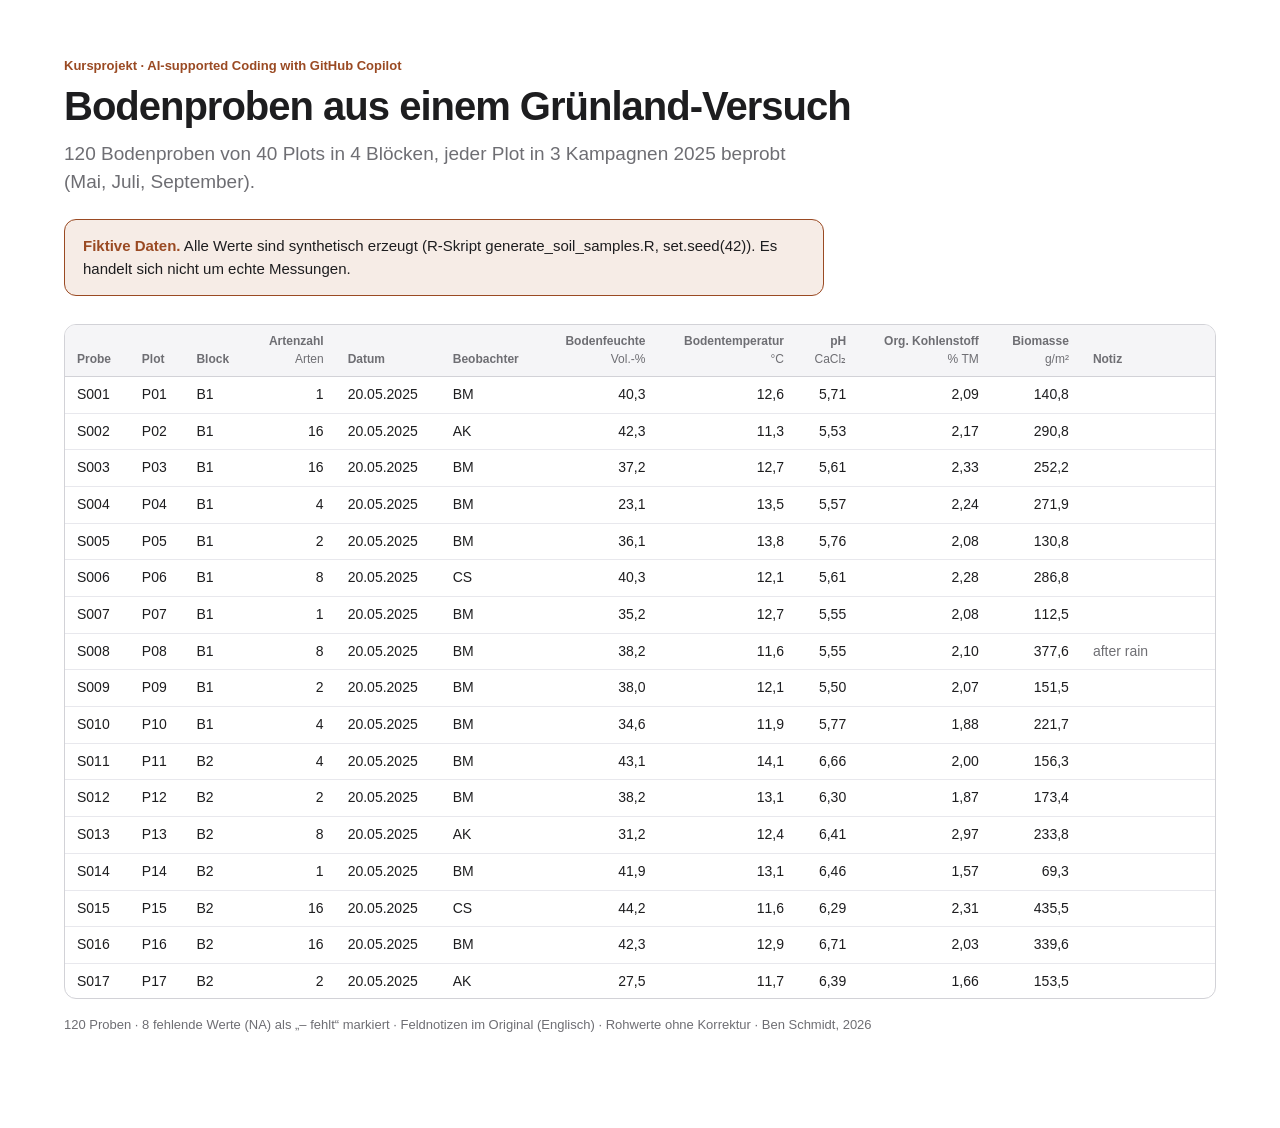
<file: vorstufen/soil_tabelle_statisch/index.html>
<!doctype html>
<html lang="de">
<head>
<meta charset="utf-8">
<meta name="viewport" content="width=device-width, initial-scale=1">
<title>Bodenproben – Tabelle</title>
<!-- Statische Fassung: Daten fest eingebaut aus data/soil_samples_dummy.csv (Stand 29.10.2026),
     kein JavaScript, kein Server nötig. Gestaltung nach vorlage/doku.css. -->
<style>
  :root {
    --text: #1d1d1f; --text-2: #6e6e73; --linie: #d2d2d7; --linie-2: #e8e8ed;
    --flaeche: #f5f5f7; --akzent: #9a4a23; --akzent-hell: #f6ece6;
    --fehlt-flaeche: #f0f0f2;
    --sans: -apple-system, BlinkMacSystemFont, "SF Pro Text", "Helvetica Neue", Helvetica, Arial, sans-serif;
    --display: -apple-system, BlinkMacSystemFont, "SF Pro Display", "Helvetica Neue", Helvetica, Arial, sans-serif;
  }
  * { box-sizing: border-box; }
  body { margin: 0 auto; max-width: 1200px; padding: 56px 24px 80px; font-family: var(--sans); font-size: 16px;
         line-height: 1.55; color: var(--text); background: #fff; -webkit-font-smoothing: antialiased; }
  .eyebrow { margin: 0 0 8px; font-size: 13px; font-weight: 600; color: var(--akzent); }
  h1 { margin: 0; font-family: var(--display); font-size: 40px; line-height: 1.1; font-weight: 700; letter-spacing: -0.025em; }
  .lead { margin: 12px 0 0; max-width: 760px; font-size: 19px; line-height: 1.45; color: var(--text-2); }
  .fiktiv { margin: 24px 0 28px; max-width: 760px; padding: 14px 18px; border-radius: 12px;
            background: var(--akzent-hell); border: 1px solid var(--akzent); font-size: 15px; }
  .fiktiv strong { color: var(--akzent); }
  .rahmen { max-height: 75vh; overflow: auto; border: 1px solid var(--linie); border-radius: 12px; }
  table { width: 100%; min-width: 1060px; border-collapse: separate; border-spacing: 0; font-size: 14px; }
  th, td { padding: 7px 12px; border-bottom: 1px solid var(--linie-2); text-align: left; white-space: nowrap; vertical-align: top; }
  thead th { position: sticky; top: 0; background: var(--flaeche); border-bottom: 1px solid var(--linie);
             font-size: 12px; font-weight: 600; color: var(--text-2); vertical-align: bottom; }
  .einheit { display: block; font-weight: 400; }
  .z { text-align: right; font-variant-numeric: tabular-nums; }
  td.notiz { white-space: normal; min-width: 120px; color: var(--text-2); }
  tbody tr:hover td { background: #fbfbfd; }
  td.fehlt { background: var(--fehlt-flaeche); color: var(--text-2); text-align: right; }
  .marke { display: inline-block; margin-left: 6px; padding: 0 6px; border-radius: 4px; border: 1px dashed var(--text-2);
           font-size: 11px; line-height: 16px; }
  .fuss { margin-top: 16px; font-size: 13px; color: var(--text-2); }
  @media (max-width: 600px) { body { padding: 32px 16px 64px; } h1 { font-size: 30px; } .lead { font-size: 17px; } }
  @media print { .rahmen { max-height: none; overflow: visible; border: 0; } table { min-width: 0; font-size: 8pt; }
                 th, td { padding: 3px 5px; } thead th { position: static; } }
</style>
</head>
<body>
<p class="eyebrow">Kursprojekt · AI-supported Coding with GitHub Copilot</p>
<h1>Bodenproben aus einem Grünland-Versuch</h1>
<p class="lead">120 Bodenproben von 40 Plots in 4 Blöcken,
jeder Plot in 3 Kampagnen 2025 beprobt (Mai, Juli, September).</p>
<p class="fiktiv"><strong>Fiktive Daten.</strong> Alle Werte sind synthetisch erzeugt (R-Skript generate_soil_samples.R,
set.seed(42)). Es handelt sich nicht um echte Messungen.</p>
<div class="rahmen" tabindex="0">
<table>
<caption style="position:absolute;left:-9999px">Bodenproben, 120 Zeilen</caption>
<thead><tr><th scope="col">Probe</th><th scope="col">Plot</th><th scope="col">Block</th><th scope="col" class=z>Artenzahl<span class="einheit">Arten</span></th><th scope="col">Datum</th><th scope="col">Beobachter</th><th scope="col" class=z>Bodenfeuchte<span class="einheit">Vol.-%</span></th><th scope="col" class=z>Bodentemperatur<span class="einheit">°C</span></th><th scope="col" class=z>pH<span class="einheit">CaCl₂</span></th><th scope="col" class=z>Org. Kohlenstoff<span class="einheit">% TM</span></th><th scope="col" class=z>Biomasse<span class="einheit">g/m²</span></th><th scope="col">Notiz</th></tr></thead>
<tbody>
<tr><td>S001</td><td>P01</td><td>B1</td><td class="z">1</td><td>20.05.2025</td><td>BM</td><td class="z">40,3</td><td class="z">12,6</td><td class="z">5,71</td><td class="z">2,09</td><td class="z">140,8</td><td class="notiz"></td></tr>
<tr><td>S002</td><td>P02</td><td>B1</td><td class="z">16</td><td>20.05.2025</td><td>AK</td><td class="z">42,3</td><td class="z">11,3</td><td class="z">5,53</td><td class="z">2,17</td><td class="z">290,8</td><td class="notiz"></td></tr>
<tr><td>S003</td><td>P03</td><td>B1</td><td class="z">16</td><td>20.05.2025</td><td>BM</td><td class="z">37,2</td><td class="z">12,7</td><td class="z">5,61</td><td class="z">2,33</td><td class="z">252,2</td><td class="notiz"></td></tr>
<tr><td>S004</td><td>P04</td><td>B1</td><td class="z">4</td><td>20.05.2025</td><td>BM</td><td class="z">23,1</td><td class="z">13,5</td><td class="z">5,57</td><td class="z">2,24</td><td class="z">271,9</td><td class="notiz"></td></tr>
<tr><td>S005</td><td>P05</td><td>B1</td><td class="z">2</td><td>20.05.2025</td><td>BM</td><td class="z">36,1</td><td class="z">13,8</td><td class="z">5,76</td><td class="z">2,08</td><td class="z">130,8</td><td class="notiz"></td></tr>
<tr><td>S006</td><td>P06</td><td>B1</td><td class="z">8</td><td>20.05.2025</td><td>CS</td><td class="z">40,3</td><td class="z">12,1</td><td class="z">5,61</td><td class="z">2,28</td><td class="z">286,8</td><td class="notiz"></td></tr>
<tr><td>S007</td><td>P07</td><td>B1</td><td class="z">1</td><td>20.05.2025</td><td>BM</td><td class="z">35,2</td><td class="z">12,7</td><td class="z">5,55</td><td class="z">2,08</td><td class="z">112,5</td><td class="notiz"></td></tr>
<tr><td>S008</td><td>P08</td><td>B1</td><td class="z">8</td><td>20.05.2025</td><td>BM</td><td class="z">38,2</td><td class="z">11,6</td><td class="z">5,55</td><td class="z">2,10</td><td class="z">377,6</td><td class="notiz">after rain</td></tr>
<tr><td>S009</td><td>P09</td><td>B1</td><td class="z">2</td><td>20.05.2025</td><td>BM</td><td class="z">38,0</td><td class="z">12,1</td><td class="z">5,50</td><td class="z">2,07</td><td class="z">151,5</td><td class="notiz"></td></tr>
<tr><td>S010</td><td>P10</td><td>B1</td><td class="z">4</td><td>20.05.2025</td><td>BM</td><td class="z">34,6</td><td class="z">11,9</td><td class="z">5,77</td><td class="z">1,88</td><td class="z">221,7</td><td class="notiz"></td></tr>
<tr><td>S011</td><td>P11</td><td>B2</td><td class="z">4</td><td>20.05.2025</td><td>BM</td><td class="z">43,1</td><td class="z">14,1</td><td class="z">6,66</td><td class="z">2,00</td><td class="z">156,3</td><td class="notiz"></td></tr>
<tr><td>S012</td><td>P12</td><td>B2</td><td class="z">2</td><td>20.05.2025</td><td>BM</td><td class="z">38,2</td><td class="z">13,1</td><td class="z">6,30</td><td class="z">1,87</td><td class="z">173,4</td><td class="notiz"></td></tr>
<tr><td>S013</td><td>P13</td><td>B2</td><td class="z">8</td><td>20.05.2025</td><td>AK</td><td class="z">31,2</td><td class="z">12,4</td><td class="z">6,41</td><td class="z">2,97</td><td class="z">233,8</td><td class="notiz"></td></tr>
<tr><td>S014</td><td>P14</td><td>B2</td><td class="z">1</td><td>20.05.2025</td><td>BM</td><td class="z">41,9</td><td class="z">13,1</td><td class="z">6,46</td><td class="z">1,57</td><td class="z">69,3</td><td class="notiz"></td></tr>
<tr><td>S015</td><td>P15</td><td>B2</td><td class="z">16</td><td>20.05.2025</td><td>CS</td><td class="z">44,2</td><td class="z">11,6</td><td class="z">6,29</td><td class="z">2,31</td><td class="z">435,5</td><td class="notiz"></td></tr>
<tr><td>S016</td><td>P16</td><td>B2</td><td class="z">16</td><td>20.05.2025</td><td>BM</td><td class="z">42,3</td><td class="z">12,9</td><td class="z">6,71</td><td class="z">2,03</td><td class="z">339,6</td><td class="notiz"></td></tr>
<tr><td>S017</td><td>P17</td><td>B2</td><td class="z">2</td><td>20.05.2025</td><td>AK</td><td class="z">27,5</td><td class="z">11,7</td><td class="z">6,39</td><td class="z">1,66</td><td class="z">153,5</td><td class="notiz"></td></tr>
<tr><td>S018</td><td>P18</td><td>B2</td><td class="z">1</td><td>20.05.2025</td><td>BM</td><td class="z">32,2</td><td class="z">12,7</td><td class="z">6,47</td><td class="z">1,84</td><td class="z">175,0</td><td class="notiz"></td></tr>
<tr><td>S019</td><td>P19</td><td>B2</td><td class="z">8</td><td>20.05.2025</td><td>BM</td><td class="z">40,6</td><td class="z">12,0</td><td class="z">6,41</td><td class="z">2,06</td><td class="z">256,4</td><td class="notiz"></td></tr>
<tr><td>S020</td><td>P20</td><td>B2</td><td class="z">4</td><td>20.05.2025</td><td>AK</td><td class="z">36,8</td><td class="z">11,5</td><td class="z">6,60</td><td class="z">2,00</td><td class="z">228,6</td><td class="notiz"></td></tr>
<tr><td>S021</td><td>P21</td><td>B3</td><td class="z">8</td><td>20.05.2025</td><td>CS</td><td class="z">39,1</td><td class="z">9,5</td><td class="z">6,95</td><td class="z">2,00</td><td class="z">417,6</td><td class="notiz"></td></tr>
<tr><td>S022</td><td>P22</td><td>B3</td><td class="z">16</td><td>20.05.2025</td><td>CS</td><td class="z">50,5</td><td class="z">11,8</td><td class="z">6,66</td><td class="z">1,86</td><td class="z">280,3</td><td class="notiz"></td></tr>
<tr><td>S023</td><td>P23</td><td>B3</td><td class="z">4</td><td>20.05.2025</td><td>BM</td><td class="z">32,5</td><td class="z">12,2</td><td class="z">6,72</td><td class="z">1,74</td><td class="z">329,2</td><td class="notiz"></td></tr>
<tr><td>S024</td><td>P24</td><td>B3</td><td class="z">8</td><td>20.05.2025</td><td>CS</td><td class="z">26,8</td><td class="z">13,4</td><td class="z">6,93</td><td class="z">1,96</td><td class="z">301,8</td><td class="notiz"></td></tr>
<tr><td>S025</td><td>P25</td><td>B3</td><td class="z">16</td><td>20.05.2025</td><td>BM</td><td class="z">39,6</td><td class="z">8,2</td><td class="z">6,69</td><td class="z">2,41</td><td class="z">444,7</td><td class="notiz"></td></tr>
<tr><td>S026</td><td>P26</td><td>B3</td><td class="z">1</td><td>20.05.2025</td><td>BM</td><td class="z">31,6</td><td class="z">11,8</td><td class="z">6,76</td><td class="z">2,23</td><td class="z">164,9</td><td class="notiz"></td></tr>
<tr><td>S027</td><td>P27</td><td>B3</td><td class="z">1</td><td>20.05.2025</td><td>CS</td><td class="z">37,2</td><td class="z">12,3</td><td class="z">6,64</td><td class="z">1,87</td><td class="z">161,8</td><td class="notiz"></td></tr>
<tr><td>S028</td><td>P28</td><td>B3</td><td class="z">2</td><td>20.05.2025</td><td>AK</td><td class="z">31,7</td><td class="z">10,5</td><td class="z">6,83</td><td class="z">1,97</td><td class="z">188,5</td><td class="notiz"></td></tr>
<tr><td>S029</td><td>P29</td><td>B3</td><td class="z">4</td><td>20.05.2025</td><td>AK</td><td class="z">47,7</td><td class="z">10,1</td><td class="z">7,06</td><td class="z">2,50</td><td class="z">379,1</td><td class="notiz"></td></tr>
<tr><td>S030</td><td>P30</td><td>B3</td><td class="z">2</td><td>20.05.2025</td><td>AK</td><td class="z">35,2</td><td class="z">11,1</td><td class="z">6,66</td><td class="z">2,57</td><td class="z">250,3</td><td class="notiz"></td></tr>
<tr><td>S031</td><td>P31</td><td>B4</td><td class="z">4</td><td>20.05.2025</td><td>CS</td><td class="z">34,2</td><td class="z">11,1</td><td class="z">7,03</td><td class="z">1,74</td><td class="z">252,1</td><td class="notiz"></td></tr>
<tr><td>S032</td><td>P32</td><td>B4</td><td class="z">1</td><td>20.05.2025</td><td>BM</td><td class="z">34,2</td><td class="z">10,3</td><td class="z">6,98</td><td class="z">1,91</td><td class="z">132,9</td><td class="notiz"></td></tr>
<tr><td>S033</td><td>P33</td><td>B4</td><td class="z">2</td><td>20.05.2025</td><td>BM</td><td class="z">40,1</td><td class="z">12,4</td><td class="z">6,88</td><td class="z">2,35</td><td class="z">229,4</td><td class="notiz"></td></tr>
<tr><td>S034</td><td>P34</td><td>B4</td><td class="z">1</td><td>20.05.2025</td><td>BM</td><td class="z">35,5</td><td class="z">12,7</td><td class="z">7,24</td><td class="z">1,75</td><td class="z">70,0</td><td class="notiz"></td></tr>
<tr><td>S035</td><td>P35</td><td>B4</td><td class="z">16</td><td>20.05.2025</td><td>CS</td><td class="z">30,1</td><td class="z">13,0</td><td class="z">7,06</td><td class="z">2,38</td><td class="z">357,3</td><td class="notiz"></td></tr>
<tr><td>S036</td><td>P36</td><td>B4</td><td class="z">4</td><td>20.05.2025</td><td>AK</td><td class="z">36,6</td><td class="z">13,0</td><td class="z">7,20</td><td class="z">2,08</td><td class="z">246,7</td><td class="notiz"></td></tr>
<tr><td>S037</td><td>P37</td><td>B4</td><td class="z">8</td><td>20.05.2025</td><td>BM</td><td class="z">41,2</td><td class="z">10,1</td><td class="z">7,17</td><td class="z">2,14</td><td class="z">275,1</td><td class="notiz"></td></tr>
<tr><td>S038</td><td>P38</td><td>B4</td><td class="z">16</td><td>20.05.2025</td><td>BM</td><td class="z">38,4</td><td class="z">11,0</td><td class="z">7,05</td><td class="z">2,21</td><td class="z">391,6</td><td class="notiz"></td></tr>
<tr><td>S039</td><td>P39</td><td>B4</td><td class="z">2</td><td>20.05.2025</td><td>CS</td><td class="z">39,5</td><td class="z">11,2</td><td class="z">7,45</td><td class="z">2,15</td><td class="z">256,3</td><td class="notiz">sample wet</td></tr>
<tr><td>S040</td><td>P40</td><td>B4</td><td class="z">8</td><td>20.05.2025</td><td>AK</td><td class="z">36,7</td><td class="z">12,9</td><td class="z">7,08</td><td class="z">2,29</td><td class="z">265,0</td><td class="notiz">ant nest</td></tr>
<tr><td>S041</td><td>P01</td><td>B1</td><td class="z">1</td><td>15.07.2025</td><td>BM</td><td class="z">19,7</td><td class="z">19,8</td><td class="z">5,87</td><td class="z">2,05</td><td class="z">152,5</td><td class="notiz"></td></tr>
<tr><td>S042</td><td>P02</td><td>B1</td><td class="z">16</td><td>15.07.2025</td><td>BM</td><td class="z">25,6</td><td class="z">16,7</td><td class="z">5,71</td><td class="z">2,32</td><td class="z">449,0</td><td class="notiz">trampled</td></tr>
<tr><td>S043</td><td>P03</td><td>B1</td><td class="z">16</td><td>15.07.2025</td><td>BM</td><td class="z">28,2</td><td class="fehlt">–<span class="marke">fehlt</span></td><td class="z">5,64</td><td class="z">2,31</td><td class="z">388,2</td><td class="notiz"></td></tr>
<tr><td>S044</td><td>P04</td><td>B1</td><td class="z">4</td><td>15.07.2025</td><td>CS</td><td class="z">15,4</td><td class="z">19,0</td><td class="z">5,70</td><td class="z">2,06</td><td class="z">274,1</td><td class="notiz"></td></tr>
<tr><td>S045</td><td>P05</td><td>B1</td><td class="z">2</td><td>15.07.2025</td><td>CS</td><td class="z">20,6</td><td class="z">19,4</td><td class="z">5,81</td><td class="z">2,11</td><td class="z">177,8</td><td class="notiz"></td></tr>
<tr><td>S046</td><td>P06</td><td>B1</td><td class="z">8</td><td>15.07.2025</td><td>CS</td><td class="z">22,0</td><td class="z">20,4</td><td class="z">5,34</td><td class="z">2,31</td><td class="z">381,5</td><td class="notiz"></td></tr>
<tr><td>S047</td><td>P07</td><td>B1</td><td class="z">1</td><td>15.07.2025</td><td>AK</td><td class="z">16,2</td><td class="z">18,7</td><td class="z">5,62</td><td class="z">2,08</td><td class="z">213,7</td><td class="notiz"></td></tr>
<tr><td>S048</td><td>P08</td><td>B1</td><td class="z">8</td><td>15.07.2025</td><td>CS</td><td class="z">17,2</td><td class="z">17,2</td><td class="z">5,65</td><td class="z">2,10</td><td class="z">402,7</td><td class="notiz"></td></tr>
<tr><td>S049</td><td>P09</td><td>B1</td><td class="z">2</td><td>15.07.2025</td><td>CS</td><td class="z">17,6</td><td class="z">17,6</td><td class="z">5,59</td><td class="z">1,83</td><td class="z">188,4</td><td class="notiz"></td></tr>
<tr><td>S050</td><td>P10</td><td>B1</td><td class="z">4</td><td>15.07.2025</td><td>BM</td><td class="z">24,5</td><td class="z">18,8</td><td class="z">5,62</td><td class="z">1,81</td><td class="z">269,2</td><td class="notiz"></td></tr>
<tr><td>S051</td><td>P11</td><td>B2</td><td class="z">4</td><td>15.07.2025</td><td>BM</td><td class="z">19,5</td><td class="z">19,4</td><td class="z">6,49</td><td class="z">1,97</td><td class="z">333,2</td><td class="notiz"></td></tr>
<tr><td>S052</td><td>P12</td><td>B2</td><td class="z">2</td><td>15.07.2025</td><td>AK</td><td class="z">16,9</td><td class="z">16,3</td><td class="z">6,63</td><td class="z">1,83</td><td class="z">271,4</td><td class="notiz"></td></tr>
<tr><td>S053</td><td>P13</td><td>B2</td><td class="z">8</td><td>15.07.2025</td><td>CS</td><td class="z">23,2</td><td class="z">17,6</td><td class="z">6,29</td><td class="z">2,97</td><td class="z">387,6</td><td class="notiz"></td></tr>
<tr><td>S054</td><td>P14</td><td>B2</td><td class="z">1</td><td>15.07.2025</td><td>CS</td><td class="z">13,8</td><td class="z">17,9</td><td class="z">6,40</td><td class="z">1,54</td><td class="z">215,0</td><td class="notiz"></td></tr>
<tr><td>S055</td><td>P15</td><td>B2</td><td class="z">16</td><td>15.07.2025</td><td>CS</td><td class="z">28,4</td><td class="z">19,3</td><td class="z">6,13</td><td class="z">2,38</td><td class="z">434,1</td><td class="notiz"></td></tr>
<tr><td>S056</td><td>P16</td><td>B2</td><td class="z">16</td><td>15.07.2025</td><td>CS</td><td class="z">20,8</td><td class="z">20,2</td><td class="z">6,61</td><td class="z">1,95</td><td class="z">299,4</td><td class="notiz"></td></tr>
<tr><td>S057</td><td>P17</td><td>B2</td><td class="z">2</td><td>15.07.2025</td><td>BM</td><td class="z">21,7</td><td class="z">19,2</td><td class="z">6,43</td><td class="z">1,58</td><td class="z">281,2</td><td class="notiz"></td></tr>
<tr><td>S058</td><td>P18</td><td>B2</td><td class="z">1</td><td>15.07.2025</td><td>BM</td><td class="z">20,3</td><td class="z">20,3</td><td class="z">6,51</td><td class="z">2,15</td><td class="z">307,1</td><td class="notiz"></td></tr>
<tr><td>S059</td><td>P19</td><td>B2</td><td class="z">8</td><td>15.07.2025</td><td>CS</td><td class="z">22,4</td><td class="z">15,9</td><td class="z">6,40</td><td class="z">1,93</td><td class="z">510,6</td><td class="notiz"></td></tr>
<tr><td>S060</td><td>P20</td><td>B2</td><td class="z">4</td><td>15.07.2025</td><td>CS</td><td class="z">30,6</td><td class="z">20,4</td><td class="z">6,12</td><td class="z">2,28</td><td class="z">221,9</td><td class="notiz">mown edge</td></tr>
<tr><td>S061</td><td>P21</td><td>B3</td><td class="z">8</td><td>15.07.2025</td><td>CS</td><td class="z">18,3</td><td class="z">17,7</td><td class="z">6,66</td><td class="z">2,09</td><td class="z">326,3</td><td class="notiz"></td></tr>
<tr><td>S062</td><td>P22</td><td>B3</td><td class="z">16</td><td>15.07.2025</td><td>BM</td><td class="fehlt">–<span class="marke">fehlt</span></td><td class="z">18,5</td><td class="z">6,83</td><td class="z">2,11</td><td class="z">364,5</td><td class="notiz"></td></tr>
<tr><td>S063</td><td>P23</td><td>B3</td><td class="z">4</td><td>15.07.2025</td><td>AK</td><td class="z">21,8</td><td class="z">18,1</td><td class="z">6,77</td><td class="z">1,65</td><td class="z">316,1</td><td class="notiz"></td></tr>
<tr><td>S064</td><td>P24</td><td>B3</td><td class="z">8</td><td>15.07.2025</td><td>AK</td><td class="z">18,2</td><td class="z">18,0</td><td class="z">6,84</td><td class="z">1,90</td><td class="z">334,7</td><td class="notiz"></td></tr>
<tr><td>S065</td><td>P25</td><td>B3</td><td class="z">16</td><td>15.07.2025</td><td>AK</td><td class="z">22,9</td><td class="z">18,1</td><td class="z">6,85</td><td class="z">2,33</td><td class="z">442,2</td><td class="notiz"></td></tr>
<tr><td>S066</td><td>P26</td><td>B3</td><td class="z">1</td><td>15.07.2025</td><td>BM</td><td class="z">23,7</td><td class="z">17,8</td><td class="z">6,87</td><td class="z">2,05</td><td class="z">201,8</td><td class="notiz"></td></tr>
<tr><td>S067</td><td>P27</td><td>B3</td><td class="z">1</td><td>15.07.2025</td><td>AK</td><td class="z">17,9</td><td class="z">18,2</td><td class="z">6,74</td><td class="z">1,76</td><td class="z">314,4</td><td class="notiz"></td></tr>
<tr><td>S068</td><td>P28</td><td>B3</td><td class="z">2</td><td>15.07.2025</td><td>BM</td><td class="z">16,9</td><td class="z">18,5</td><td class="z">6,77</td><td class="z">2,14</td><td class="z">343,4</td><td class="notiz"></td></tr>
<tr><td>S069</td><td>P29</td><td>B3</td><td class="z">4</td><td>15.07.2025</td><td>CS</td><td class="z">22,4</td><td class="z">17,7</td><td class="z">6,74</td><td class="z">2,36</td><td class="z">353,0</td><td class="notiz"></td></tr>
<tr><td>S070</td><td>P30</td><td>B3</td><td class="z">2</td><td>15.07.2025</td><td>CS</td><td class="z">25,7</td><td class="z">18,6</td><td class="z">6,67</td><td class="z">2,30</td><td class="z">3.202,4</td><td class="notiz"></td></tr>
<tr><td>S071</td><td>P31</td><td>B4</td><td class="z">4</td><td>15.07.2025</td><td>BM</td><td class="z">21,2</td><td class="z">17,9</td><td class="z">7,12</td><td class="z">1,83</td><td class="z">340,1</td><td class="notiz"></td></tr>
<tr><td>S072</td><td>P32</td><td>B4</td><td class="z">1</td><td>15.07.2025</td><td>BM</td><td class="z">13,1</td><td class="z">21,0</td><td class="z">7,17</td><td class="z">1,89</td><td class="z">24,5</td><td class="notiz"></td></tr>
<tr><td>S073</td><td>P33</td><td>B4</td><td class="z">2</td><td>15.07.2025</td><td>BM</td><td class="z">14,3</td><td class="z">18,9</td><td class="z">6,95</td><td class="z">2,16</td><td class="z">369,3</td><td class="notiz"></td></tr>
<tr><td>S074</td><td>P34</td><td>B4</td><td class="z">1</td><td>15.07.2025</td><td>BM</td><td class="z">16,2</td><td class="z">23,5</td><td class="z">7,10</td><td class="z">1,85</td><td class="z">137,4</td><td class="notiz"></td></tr>
<tr><td>S075</td><td>P35</td><td>B4</td><td class="z">16</td><td>15.07.2025</td><td>BM</td><td class="z">20,6</td><td class="z">17,3</td><td class="z">7,26</td><td class="z">2,32</td><td class="z">346,4</td><td class="notiz"></td></tr>
<tr><td>S076</td><td>P36</td><td>B4</td><td class="z">4</td><td>15.07.2025</td><td>CS</td><td class="z">21,5</td><td class="z">19,2</td><td class="z">7,23</td><td class="z">2,17</td><td class="z">341,7</td><td class="notiz"></td></tr>
<tr><td>S077</td><td>P37</td><td>B4</td><td class="z">8</td><td>15.07.2025</td><td>ak</td><td class="z">25,8</td><td class="z">20,6</td><td class="z">7,16</td><td class="z">2,06</td><td class="z">360,7</td><td class="notiz"></td></tr>
<tr><td>S078</td><td>P38</td><td>B4</td><td class="z">16</td><td>15.07.2025</td><td>CS</td><td class="z">21,0</td><td class="z">18,1</td><td class="z">6,83</td><td class="z">2,11</td><td class="z">405,3</td><td class="notiz"></td></tr>
<tr><td>S079</td><td>P39</td><td>B4</td><td class="z">2</td><td>15.07.2025</td><td>BM</td><td class="z">15,2</td><td class="z">17,6</td><td class="z">7,16</td><td class="z">2,04</td><td class="z">265,5</td><td class="notiz"></td></tr>
<tr><td>S080</td><td>P40</td><td>B4</td><td class="z">8</td><td>15.07.2025</td><td>BM</td><td class="z">25,4</td><td class="z">16,7</td><td class="z">7,07</td><td class="z">2,04</td><td class="z">386,0</td><td class="notiz"></td></tr>
<tr><td>S081</td><td>P01</td><td>B1</td><td class="z">1</td><td>10.09.2025</td><td>ak</td><td class="z">31,4</td><td class="z">15,3</td><td class="z">5,58</td><td class="z">1,96</td><td class="z">83,0</td><td class="notiz"></td></tr>
<tr><td>S082</td><td>P02</td><td>B1</td><td class="z">16</td><td>10.09.2025</td><td>CS</td><td class="z">39,0</td><td class="z">15,0</td><td class="z">5,74</td><td class="z">2,09</td><td class="z">315,6</td><td class="notiz"></td></tr>
<tr><td>S083</td><td>P03</td><td>B1</td><td class="z">16</td><td>10.09.2025</td><td>AK</td><td class="z">24,8</td><td class="fehlt">–<span class="marke">fehlt</span></td><td class="z">5,57</td><td class="z">2,18</td><td class="z">233,1</td><td class="notiz"></td></tr>
<tr><td>S084</td><td>P04</td><td>B1</td><td class="z">4</td><td>10.09.2025</td><td>AK</td><td class="z">32,0</td><td class="z">11,9</td><td class="z">5,67</td><td class="z">2,27</td><td class="z">186,9</td><td class="notiz"></td></tr>
<tr><td>S085</td><td>P05</td><td>B1</td><td class="z">2</td><td>10.09.2025</td><td>BM</td><td class="z">37,6</td><td class="z">13,9</td><td class="z">5,67</td><td class="z">2,08</td><td class="z">161,2</td><td class="notiz"></td></tr>
<tr><td>S086</td><td>P06</td><td>B1</td><td class="z">8</td><td>10.09.2025</td><td>BM</td><td class="z">36,0</td><td class="z">14,0</td><td class="z">5,49</td><td class="z">2,21</td><td class="z">247,0</td><td class="notiz"></td></tr>
<tr><td>S087</td><td>P07</td><td>B1</td><td class="z">1</td><td>10.09.2025</td><td>CS</td><td class="z">25,8</td><td class="z">13,1</td><td class="z">5,61</td><td class="z">2,20</td><td class="z">141,4</td><td class="notiz"></td></tr>
<tr><td>S088</td><td>P08</td><td>B1</td><td class="z">8</td><td>10.09.2025</td><td>BM</td><td class="z">36,1</td><td class="z">15,1</td><td class="z">5,72</td><td class="z">2,11</td><td class="z">222,8</td><td class="notiz"></td></tr>
<tr><td>S089</td><td>P09</td><td>B1</td><td class="z">2</td><td>10.09.2025</td><td>CS</td><td class="z">26,4</td><td class="z">12,1</td><td class="z">5,49</td><td class="z">1,90</td><td class="z">119,2</td><td class="notiz"></td></tr>
<tr><td>S090</td><td>P10</td><td>B1</td><td class="z">4</td><td>10.09.2025</td><td>BM</td><td class="z">29,3</td><td class="z">14,6</td><td class="z">5,52</td><td class="z">1,82</td><td class="z">201,7</td><td class="notiz"></td></tr>
<tr><td>S091</td><td>P11</td><td>B2</td><td class="z">4</td><td>10.09.2025</td><td>BM</td><td class="z">37,5</td><td class="z">14,3</td><td class="z">6,47</td><td class="z">2,02</td><td class="z">154,5</td><td class="notiz"></td></tr>
<tr><td>S092</td><td>P12</td><td>B2</td><td class="z">2</td><td>10.09.2025</td><td>AK</td><td class="z">29,3</td><td class="z">13,9</td><td class="z">6,43</td><td class="z">2,09</td><td class="z">183,7</td><td class="notiz"></td></tr>
<tr><td>S093</td><td>P13</td><td>B2</td><td class="z">8</td><td>10.09.2025</td><td>AK</td><td class="z">36,5</td><td class="z">13,7</td><td class="z">6,60</td><td class="z">2,88</td><td class="z">239,6</td><td class="notiz"></td></tr>
<tr><td>S094</td><td>P14</td><td>B2</td><td class="z">1</td><td>10.09.2025</td><td>AK</td><td class="z">28,5</td><td class="z">16,0</td><td class="z">6,09</td><td class="z">1,60</td><td class="z">48,9</td><td class="notiz"></td></tr>
<tr><td>S095</td><td>P15</td><td>B2</td><td class="z">16</td><td>10.09.2025</td><td>CS</td><td class="z">25,3</td><td class="z">14,3</td><td class="z">6,39</td><td class="z">2,24</td><td class="z">266,6</td><td class="notiz"></td></tr>
<tr><td>S096</td><td>P16</td><td>B2</td><td class="z">16</td><td>10.09.2025</td><td>BM</td><td class="z">29,0</td><td class="z">13,5</td><td class="z">6,53</td><td class="z">1,98</td><td class="z">281,5</td><td class="notiz"></td></tr>
<tr><td>S097</td><td>P17</td><td>B2</td><td class="z">2</td><td>10.09.2025</td><td>BM</td><td class="z">25,4</td><td class="z">12,2</td><td class="z">6,47</td><td class="z">1,86</td><td class="z">187,4</td><td class="notiz"></td></tr>
<tr><td>S098</td><td>P18</td><td>B2</td><td class="z">1</td><td>10.09.2025</td><td>AK</td><td class="z">27,6</td><td class="z">12,9</td><td class="z">6,51</td><td class="z">2,00</td><td class="z">176,2</td><td class="notiz"></td></tr>
<tr><td>S099</td><td>P19</td><td>B2</td><td class="z">8</td><td>10.09.2025</td><td>ak</td><td class="z">30,7</td><td class="z">11,8</td><td class="z">6,47</td><td class="z">2,02</td><td class="z">305,8</td><td class="notiz"></td></tr>
<tr><td>S100</td><td>P20</td><td>B2</td><td class="z">4</td><td>10.09.2025</td><td>BM</td><td class="z">30,8</td><td class="z">15,8</td><td class="z">6,21</td><td class="z">2,19</td><td class="z">137,3</td><td class="notiz"></td></tr>
<tr><td>S101</td><td>P21</td><td>B3</td><td class="z">8</td><td>10.09.2025</td><td>BM</td><td class="fehlt">–<span class="marke">fehlt</span></td><td class="fehlt">–<span class="marke">fehlt</span></td><td class="z">7,02</td><td class="z">2,28</td><td class="z">424,0</td><td class="notiz"></td></tr>
<tr><td>S102</td><td>P22</td><td>B3</td><td class="z">16</td><td>10.09.2025</td><td>CS</td><td class="z">42,7</td><td class="fehlt">–<span class="marke">fehlt</span></td><td class="z">6,62</td><td class="z">2,23</td><td class="z">367,1</td><td class="notiz"></td></tr>
<tr><td>S103</td><td>P23</td><td>B3</td><td class="z">4</td><td>10.09.2025</td><td>AK</td><td class="z">24,7</td><td class="z">11,9</td><td class="z">6,87</td><td class="z">1,55</td><td class="z">272,5</td><td class="notiz"></td></tr>
<tr><td>S104</td><td>P24</td><td>B3</td><td class="z">8</td><td>10.09.2025</td><td>AK</td><td class="z">30,3</td><td class="z">12,9</td><td class="z">6,84</td><td class="z">1,86</td><td class="z">303,8</td><td class="notiz"></td></tr>
<tr><td>S105</td><td>P25</td><td>B3</td><td class="z">16</td><td>10.09.2025</td><td>AK</td><td class="fehlt">–<span class="marke">fehlt</span></td><td class="z">14,3</td><td class="z">6,69</td><td class="z">2,29</td><td class="z">293,0</td><td class="notiz"></td></tr>
<tr><td>S106</td><td>P26</td><td>B3</td><td class="z">1</td><td>10.09.2025</td><td>CS</td><td class="z">38,1</td><td class="z">14,9</td><td class="z">6,75</td><td class="z">2,16</td><td class="z">116,8</td><td class="notiz"></td></tr>
<tr><td>S107</td><td>P27</td><td>B3</td><td class="z">1</td><td>10.09.2025</td><td>AK</td><td class="z">30,4</td><td class="z">15,0</td><td class="z">6,78</td><td class="z">1,88</td><td class="z">110,7</td><td class="notiz"></td></tr>
<tr><td>S108</td><td>P28</td><td>B3</td><td class="z">2</td><td>10.09.2025</td><td>AK</td><td class="z">37,0</td><td class="z">14,4</td><td class="z">7,09</td><td class="z">2,12</td><td class="z">184,2</td><td class="notiz">mole hill</td></tr>
<tr><td>S109</td><td>P29</td><td>B3</td><td class="z">4</td><td>10.09.2025</td><td>CS</td><td class="z">23,4</td><td class="z">15,4</td><td class="z">6,97</td><td class="z">2,37</td><td class="z">258,9</td><td class="notiz"></td></tr>
<tr><td>S110</td><td>P30</td><td>B3</td><td class="z">2</td><td>10.09.2025</td><td>BM</td><td class="z">38,0</td><td class="z">13,4</td><td class="z">6,80</td><td class="z">2,40</td><td class="z">233,3</td><td class="notiz"></td></tr>
<tr><td>S111</td><td>P31</td><td>B4</td><td class="z">4</td><td>10.09.2025</td><td>CS</td><td class="z">28,1</td><td class="z">15,3</td><td class="z">7,10</td><td class="z">1,96</td><td class="z">190,6</td><td class="notiz"></td></tr>
<tr><td>S112</td><td>P32</td><td>B4</td><td class="z">1</td><td>10.09.2025</td><td>AK</td><td class="z">28,6</td><td class="z">16,1</td><td class="z">6,92</td><td class="z">1,96</td><td class="z">125,2</td><td class="notiz"></td></tr>
<tr><td>S113</td><td>P33</td><td>B4</td><td class="z">2</td><td>10.09.2025</td><td>BM</td><td class="z">25,3</td><td class="z">13,2</td><td class="z">7,05</td><td class="z">2,31</td><td class="z">176,3</td><td class="notiz"></td></tr>
<tr><td>S114</td><td>P34</td><td>B4</td><td class="z">1</td><td>10.09.2025</td><td>AK</td><td class="z">30,7</td><td class="z">15,9</td><td class="z">7,14</td><td class="z">1,98</td><td class="z">28,8</td><td class="notiz"></td></tr>
<tr><td>S115</td><td>P35</td><td>B4</td><td class="z">16</td><td>10.09.2025</td><td>CS</td><td class="z">42,1</td><td class="z">13,5</td><td class="z">7,19</td><td class="z">2,31</td><td class="z">306,3</td><td class="notiz"></td></tr>
<tr><td>S116</td><td>P36</td><td>B4</td><td class="z">4</td><td>10.09.2025</td><td>BM</td><td class="fehlt">–<span class="marke">fehlt</span></td><td class="z">15,3</td><td class="z">7,32</td><td class="z">2,05</td><td class="z">246,4</td><td class="notiz"></td></tr>
<tr><td>S117</td><td>P37</td><td>B4</td><td class="z">8</td><td>10.09.2025</td><td>CS</td><td class="z">27,0</td><td class="z">14,5</td><td class="z">7,28</td><td class="z">2,19</td><td class="z">328,7</td><td class="notiz"></td></tr>
<tr><td>S118</td><td>P38</td><td>B4</td><td class="z">16</td><td>10.09.2025</td><td>AK</td><td class="z">35,6</td><td class="z">13,1</td><td class="z">6,94</td><td class="z">2,09</td><td class="z">361,1</td><td class="notiz"></td></tr>
<tr><td>S119</td><td>P39</td><td>B4</td><td class="z">2</td><td>10.09.2025</td><td>BM</td><td class="z">37,7</td><td class="z">14,9</td><td class="z">7,32</td><td class="z">1,89</td><td class="z">153,0</td><td class="notiz"></td></tr>
<tr><td>S120</td><td>P40</td><td>B4</td><td class="z">8</td><td>10.09.2025</td><td>BM</td><td class="z">31,4</td><td class="z">13,2</td><td class="z">6,94</td><td class="z">1,91</td><td class="z">246,7</td><td class="notiz"></td></tr>
</tbody>
</table>
</div>
<p class="fuss">120 Proben · 8 fehlende Werte (NA) als „– fehlt“ markiert · Feldnotizen im Original (Englisch) ·
Rohwerte ohne Korrektur · Ben Schmidt, 2026</p>
</body>
</html>
</file>
